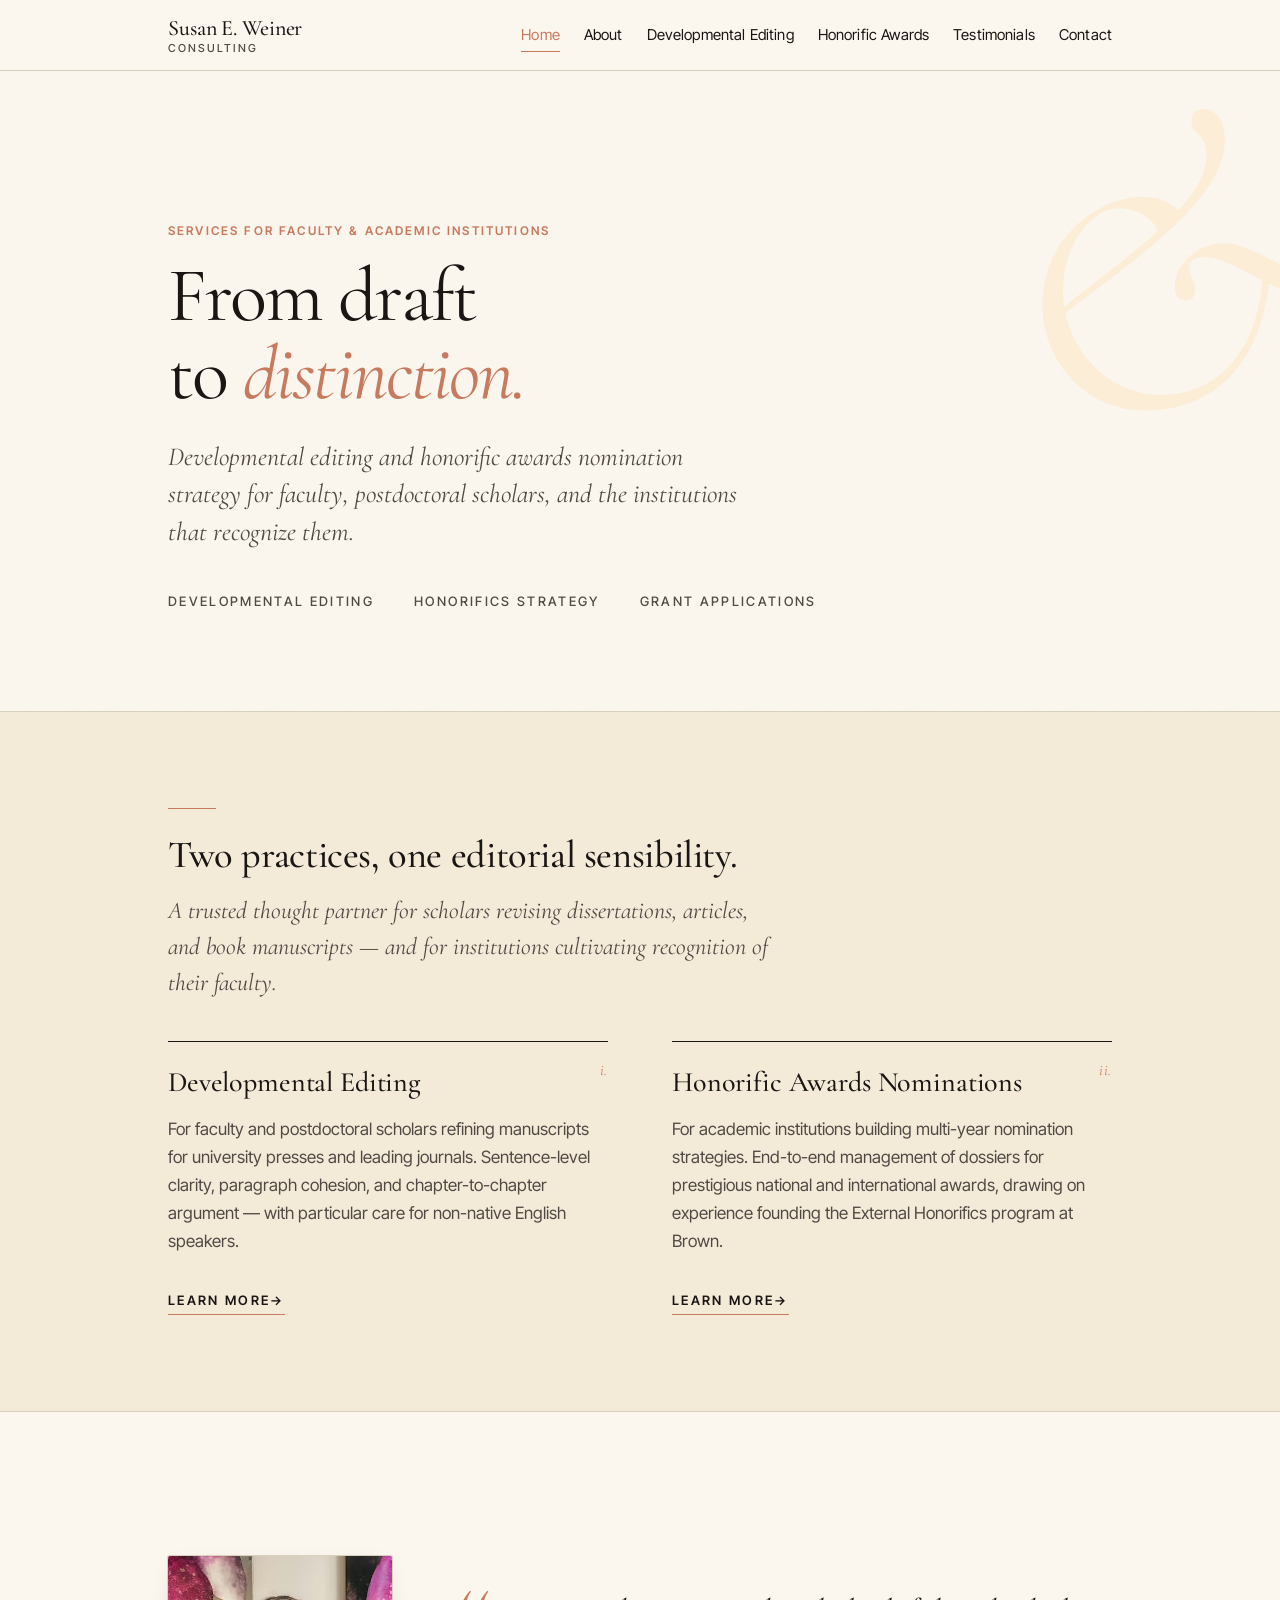
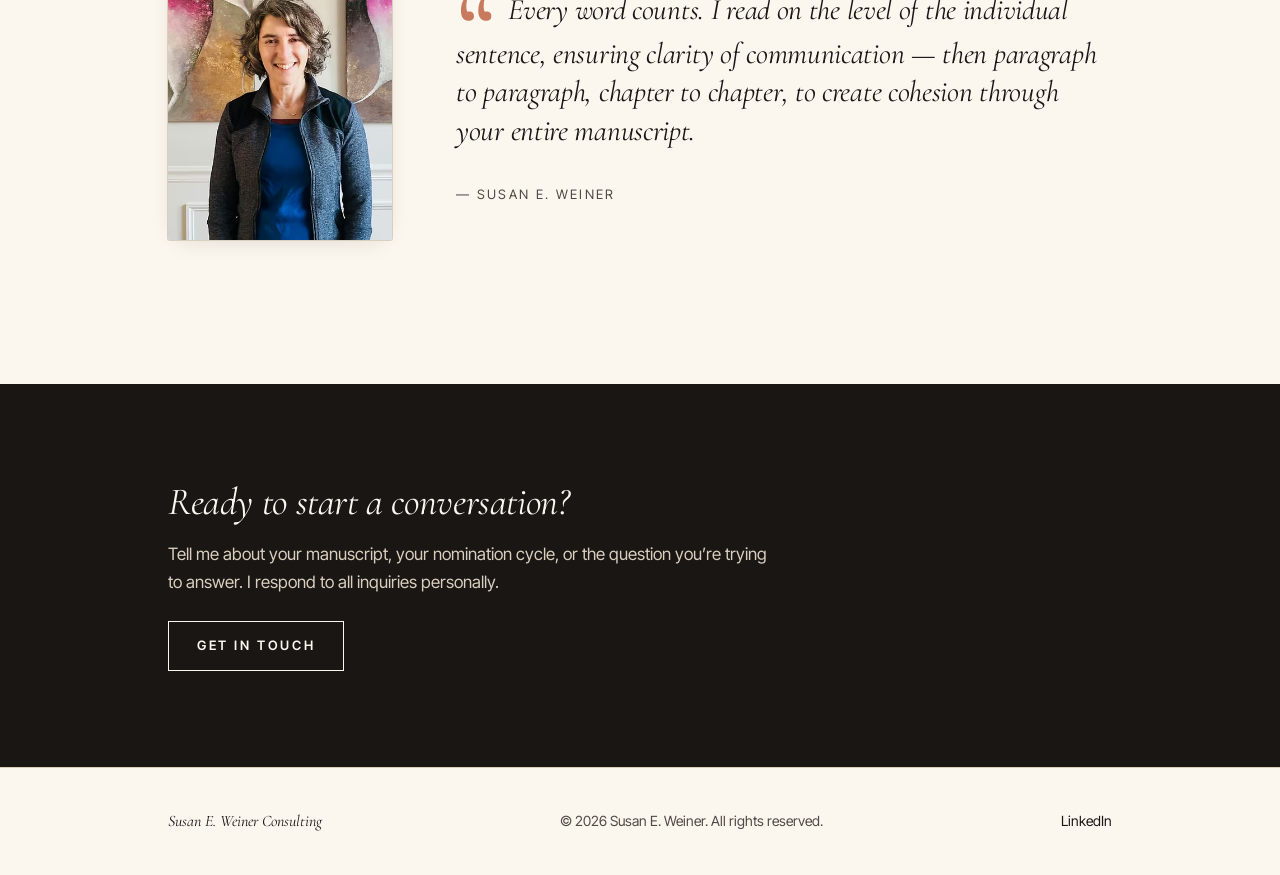
<file: index.html>
<!DOCTYPE html>
<html lang="en">
<head>
  <meta charset="UTF-8" />
  <meta name="viewport" content="width=device-width, initial-scale=1" />
  <title>Susan E. Weiner Consulting — Developmental Editing & Honorifics Strategy</title>
  <meta name="description" content="Developmental editing and honorific awards nomination strategy for faculty, postdoctoral scholars, and academic institutions. From draft to distinction." />
  <meta name="author" content="Susan E. Weiner" />
  <meta property="og:type" content="website" />
  <meta property="og:title" content="Susan E. Weiner Consulting — Developmental Editing & Honorifics Strategy" />
  <meta property="og:description" content="Developmental editing and honorific awards nomination strategy for faculty, postdoctoral scholars, and academic institutions. From draft to distinction." />
  <meta property="og:url" content="https://www.susaneweiner.com/" />
  <meta property="og:site_name" content="Susan E. Weiner Consulting" />
  <link rel="canonical" href="https://www.susaneweiner.com/" />
  <link rel="icon" type="image/svg+xml" href="/images/favicon.svg" />
  <link rel="preconnect" href="https://fonts.googleapis.com" />
  <link rel="preconnect" href="https://fonts.gstatic.com" crossorigin />
  <link href="https://fonts.googleapis.com/css2?family=Cormorant+Garamond:ital,wght@0,400;0,500;0,600;1,400;1,500&family=Inter+Tight:wght@400;500;600&display=swap" rel="stylesheet" />
  <link rel="stylesheet" href="/css/style.css" />
</head>
<body>

<header class="site-header">
  <div class="site-header__inner">
    <a href="/" class="brand">
      Susan E. Weiner
      <small>Consulting</small>
    </a>
    <button class="menu-toggle" aria-controls="primary-nav" aria-expanded="false">Menu</button>
    <nav class="nav" id="primary-nav" aria-label="Primary">
      <a href="/">Home</a>
      <a href="/about.html">About</a>
      <a href="/developmental-editing.html">Developmental Editing</a>
      <a href="/honorific-awards.html">Honorific Awards</a>
      <a href="/projects.html">Testimonials</a>
      <a href="/contact.html">Contact</a>
    </nav>
  </div>
</header>

<main>

  <section class="hero">
    <span class="ornament ornament--hero" aria-hidden="true">&amp;</span>
    <div class="container">
      <p class="eyebrow reveal reveal-1">Services for faculty &amp; academic institutions</p>
      <h1 class="hero__name reveal reveal-2">From draft<br/>to <em>distinction.</em></h1>
      <p class="hero__tagline reveal reveal-3">
        Developmental editing and honorific awards nomination strategy for faculty,
        postdoctoral scholars, and the institutions that recognize them.
      </p>
      <div class="hero__meta reveal reveal-4">
        <a href="/developmental-editing.html">Developmental Editing</a>
        <a href="/honorific-awards.html">Honorifics Strategy</a>
        <a href="/developmental-editing.html#grants">Grant Applications</a>
      </div>
    </div>
  </section>

  <section class="services">
    <div class="container">
      <hr class="rule" />
      <h2>Two practices, one editorial sensibility.</h2>
      <p class="lede">
        A trusted thought partner for scholars revising dissertations, articles, and book
        manuscripts &mdash; and for institutions cultivating recognition of their faculty.
      </p>

      <div class="service-grid">
        <article class="service">
          <span class="service__num">i.</span>
          <h3>Developmental Editing</h3>
          <p>
            For faculty and postdoctoral scholars refining manuscripts for university presses
            and leading journals. Sentence-level clarity, paragraph cohesion, and
            chapter-to-chapter argument &mdash; with particular care for non-native English speakers.
          </p>
          <a class="service__link" href="/developmental-editing.html">Learn more</a>
        </article>

        <article class="service">
          <span class="service__num">ii.</span>
          <h3>Honorific Awards Nominations</h3>
          <p>
            For academic institutions building multi-year nomination strategies. End-to-end
            management of dossiers for prestigious national and international awards, drawing
            on experience founding the External Honorifics program at Brown.
          </p>
          <a class="service__link" href="/honorific-awards.html">Learn more</a>
        </article>
      </div>
    </div>
  </section>

  <section class="statement">
    <div class="container">
      <div class="statement__inner">
        <picture class="statement__portrait">
          <source
            type="image/avif"
            srcset="/images/susan-400.avif 400w, /images/susan-462.avif 462w"
            sizes="(max-width: 640px) 60vw, 220px">
          <img
            src="/images/susan-462.jpg"
            srcset="/images/susan-400.jpg 400w, /images/susan-462.jpg 462w"
            sizes="(max-width: 640px) 60vw, 220px"
            width="462" height="587"
            alt="Portrait of Susan E. Weiner"
            loading="lazy"
            decoding="async">
        </picture>
        <div>
          <p class="statement__text">
            Every word counts. I read on the level of the individual sentence,
            ensuring clarity of communication &mdash; then paragraph to paragraph,
            chapter to chapter, to create cohesion through your entire manuscript.
          </p>
          <span class="statement__cite">&mdash; Susan E. Weiner</span>
        </div>
      </div>
    </div>
  </section>

  <section class="cta">
    <div class="container">
      <h2>Ready to start a conversation?</h2>
      <p>
        Tell me about your manuscript, your nomination cycle, or the question you&rsquo;re
        trying to answer. I respond to all inquiries personally.
      </p>
      <a href="/contact.html" class="btn">Get in touch</a>
    </div>
  </section>

</main>

<footer class="site-footer">
  <div class="container">
    <div class="site-footer__inner">
      <span class="site-footer__name">Susan E. Weiner Consulting</span>
      <span>&copy; <span id="year">2026</span> Susan E. Weiner. All rights reserved.</span>
      <a href="https://www.linkedin.com/in/seweiner/" rel="noopener">LinkedIn</a>
    </div>
  </div>
</footer>

<script src="/js/main.js" defer></script>
<script>document.getElementById('year').textContent = new Date().getFullYear();</script>
</body>
</html>
</file>
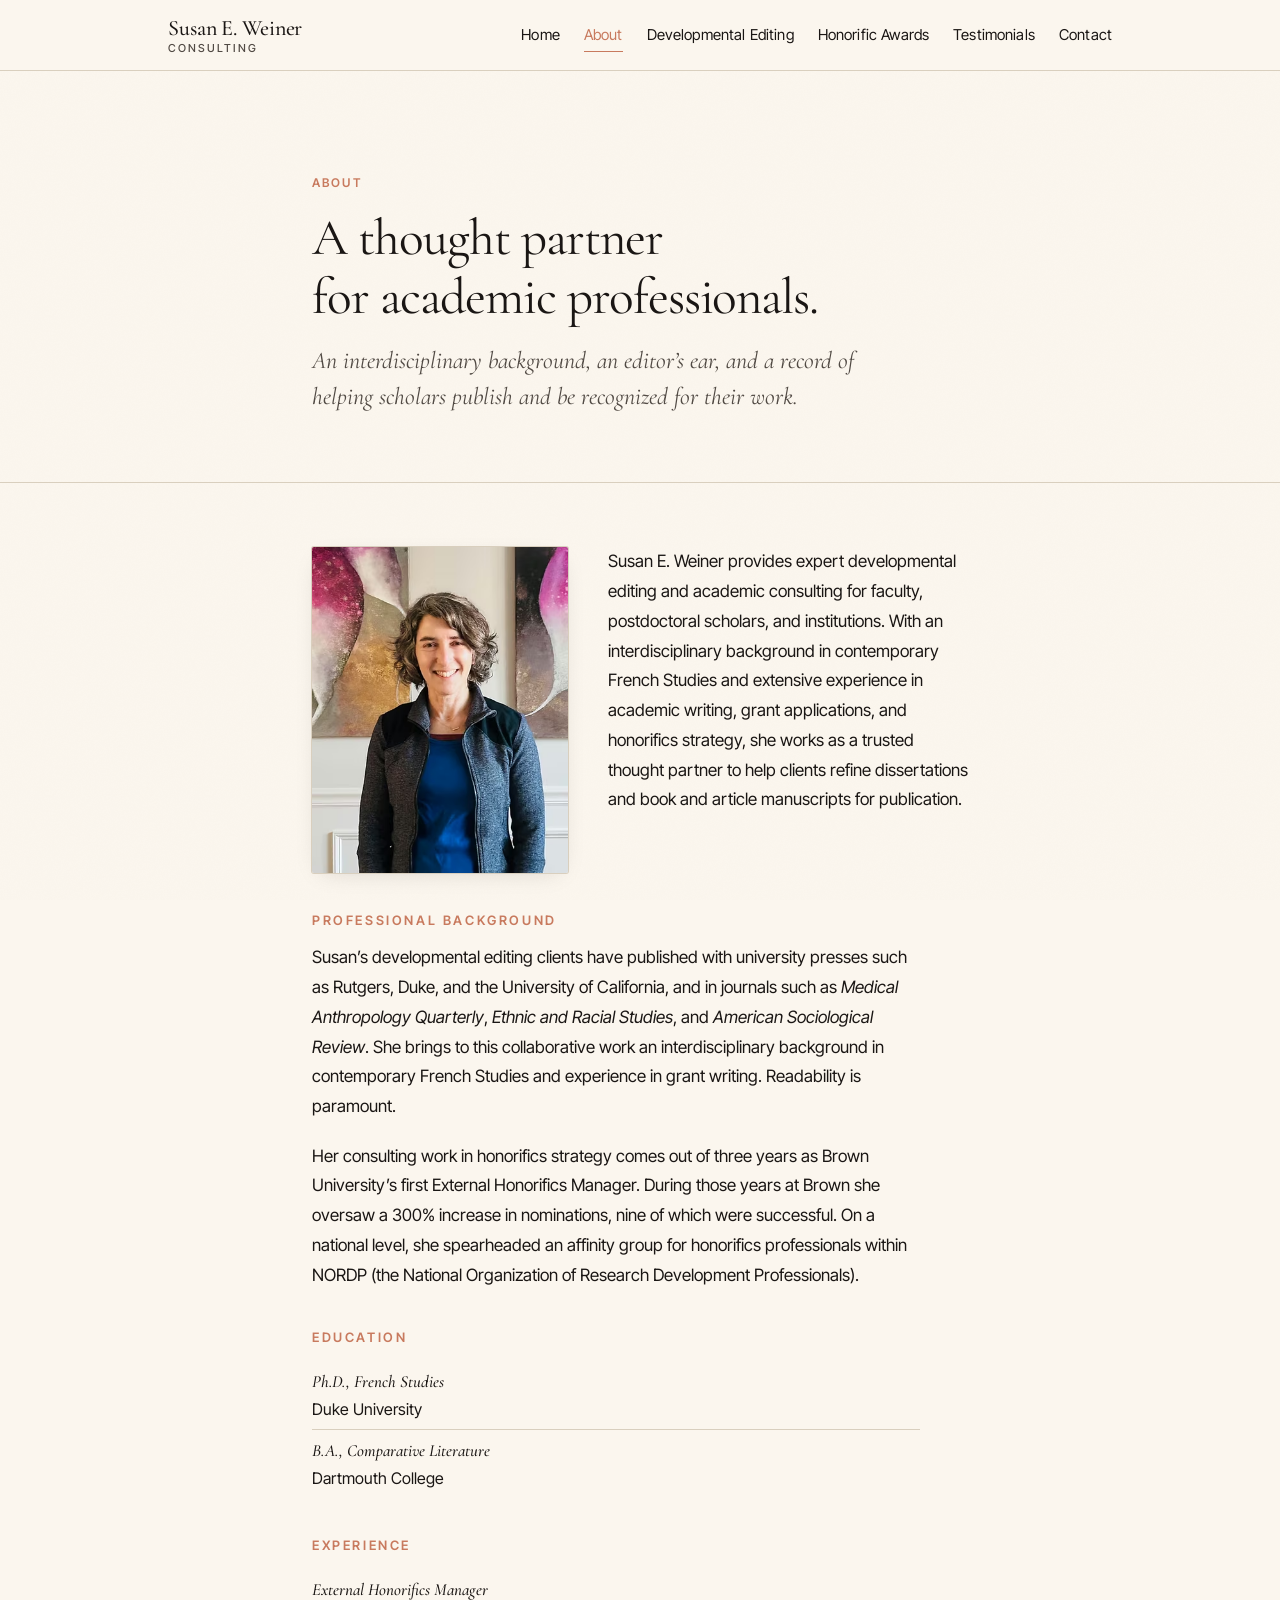
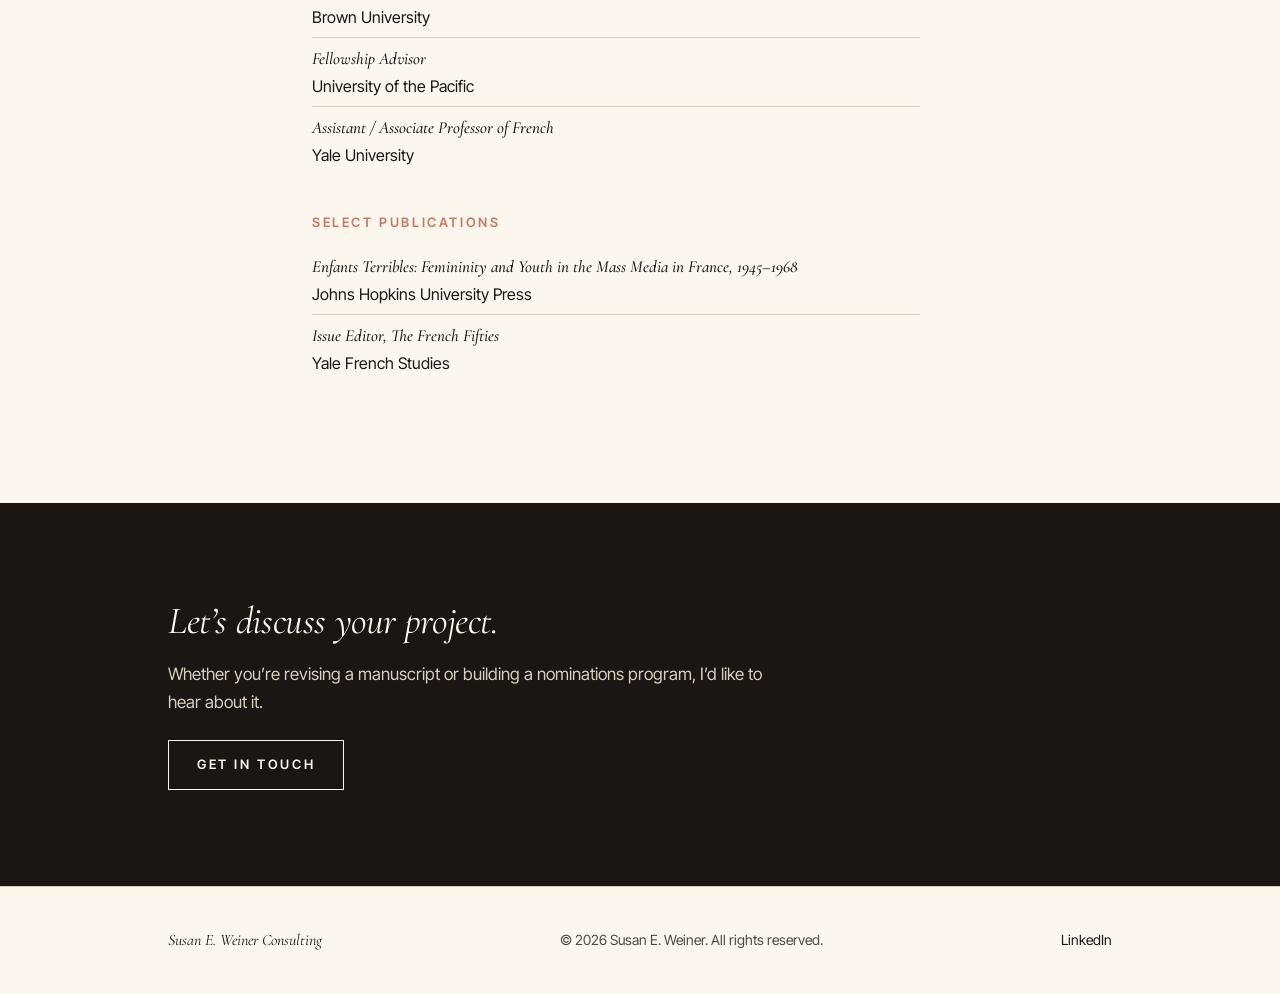
<file: about.html>
<!DOCTYPE html>
<html lang="en">
<head>
  <meta charset="UTF-8" />
  <meta name="viewport" content="width=device-width, initial-scale=1" />
  <title>About — Susan E. Weiner Consulting</title>
  <meta name="description" content="Susan E. Weiner: developmental editor and honorifics strategist. PhD French Studies (Duke), former Yale faculty, founder of Brown University's External Honorifics program." />
  <meta name="author" content="Susan E. Weiner" />
  <meta property="og:type" content="website" />
  <meta property="og:title" content="About — Susan E. Weiner Consulting" />
  <meta property="og:description" content="Susan E. Weiner: developmental editor and honorifics strategist. PhD French Studies (Duke), former Yale faculty, founder of Brown University's External Honorifics program." />
  <meta property="og:url" content="https://www.susaneweiner.com/about.html" />
  <meta property="og:site_name" content="Susan E. Weiner Consulting" />
  <link rel="canonical" href="https://www.susaneweiner.com/about.html" />
  <link rel="icon" type="image/svg+xml" href="/images/favicon.svg" />
  <link rel="preconnect" href="https://fonts.googleapis.com" />
  <link rel="preconnect" href="https://fonts.gstatic.com" crossorigin />
  <link href="https://fonts.googleapis.com/css2?family=Cormorant+Garamond:ital,wght@0,400;0,500;0,600;1,400;1,500&family=Inter+Tight:wght@400;500;600&display=swap" rel="stylesheet" />
  <link rel="stylesheet" href="/css/style.css" />
</head>
<body>

<header class="site-header">
  <div class="site-header__inner">
    <a href="/" class="brand">
      Susan E. Weiner
      <small>Consulting</small>
    </a>
    <button class="menu-toggle" aria-controls="primary-nav" aria-expanded="false">Menu</button>
    <nav class="nav" id="primary-nav" aria-label="Primary">
      <a href="/">Home</a>
      <a href="/about.html">About</a>
      <a href="/developmental-editing.html">Developmental Editing</a>
      <a href="/honorific-awards.html">Honorific Awards</a>
      <a href="/projects.html">Testimonials</a>
      <a href="/contact.html">Contact</a>
    </nav>
  </div>
</header>

<main>

  <section class="page-header">
    <div class="container container--narrow">
      <p class="eyebrow">About</p>
      <h1>A thought partner<br/>for academic professionals.</h1>
      <p class="lede">
        An interdisciplinary background, an editor&rsquo;s ear, and a record of helping scholars
        publish and be recognized for their work.
      </p>
    </div>
  </section>

  <section class="prose">
    <div class="container container--narrow">

      <div class="portrait-block">
        <picture class="portrait">
          <source
            type="image/avif"
            srcset="/images/susan-400.avif 400w, /images/susan-462.avif 462w"
            sizes="(max-width: 640px) 70vw, 280px">
          <img
            src="/images/susan-462.jpg"
            srcset="/images/susan-400.jpg 400w, /images/susan-462.jpg 462w"
            sizes="(max-width: 640px) 70vw, 280px"
            width="462" height="587"
            alt="Portrait of Susan E. Weiner"
            loading="lazy"
            decoding="async">
        </picture>

        <div class="portrait-block__text">
          <p>
            Susan E. Weiner provides expert developmental editing and academic consulting for
            faculty, postdoctoral scholars, and institutions. With an interdisciplinary
            background in contemporary French Studies and extensive experience in academic
            writing, grant applications, and honorifics strategy, she works as a trusted
            thought partner to help clients refine dissertations and book and article
            manuscripts for publication.
          </p>
        </div>
      </div>

      <h2>Professional Background</h2>
      <p>
        Susan&rsquo;s developmental editing clients have published with university presses
        such as Rutgers, Duke, and the University of California, and in journals such as
        <em>Medical Anthropology Quarterly</em>, <em>Ethnic and Racial Studies</em>, and
        <em>American Sociological Review</em>. She brings to this collaborative work an
        interdisciplinary background in contemporary French Studies and experience in
        grant writing. Readability is paramount.
      </p>
      <p>
        Her consulting work in honorifics strategy comes out of three years as Brown
        University&rsquo;s first External Honorifics Manager. During those years at Brown
        she oversaw a 300% increase in nominations, nine of which were successful. On a
        national level, she spearheaded an affinity group for honorifics professionals
        within NORDP (the National Organization of Research Development Professionals).
      </p>

      <h2>Education</h2>
      <ul>
        <li><strong>Ph.D., French Studies</strong>Duke University</li>
        <li><strong>B.A., Comparative Literature</strong>Dartmouth College</li>
      </ul>

      <h2>Experience</h2>
      <ul>
        <li><strong>External Honorifics Manager</strong>Brown University</li>
        <li><strong>Fellowship Advisor</strong>University of the Pacific</li>
        <li><strong>Assistant / Associate Professor of French</strong>Yale University</li>
      </ul>

      <h2>Select Publications</h2>
      <ul>
        <li><strong><em>Enfants Terribles: Femininity and Youth in the Mass Media in France, 1945&ndash;1968</em></strong>Johns Hopkins University Press</li>
        <li><strong>Issue Editor, <em>The French Fifties</em></strong>Yale French Studies</li>
      </ul>

    </div>
  </section>

  <section class="cta">
    <div class="container">
      <h2>Let&rsquo;s discuss your project.</h2>
      <p>Whether you&rsquo;re revising a manuscript or building a nominations program, I&rsquo;d like to hear about it.</p>
      <a href="/contact.html" class="btn">Get in touch</a>
    </div>
  </section>

</main>

<footer class="site-footer">
  <div class="container">
    <div class="site-footer__inner">
      <span class="site-footer__name">Susan E. Weiner Consulting</span>
      <span>&copy; <span id="year">2026</span> Susan E. Weiner. All rights reserved.</span>
      <a href="https://www.linkedin.com/in/seweiner/" rel="noopener">LinkedIn</a>
    </div>
  </div>
</footer>

<script src="/js/main.js" defer></script>
<script>document.getElementById('year').textContent = new Date().getFullYear();</script>
</body>
</html>
</file>
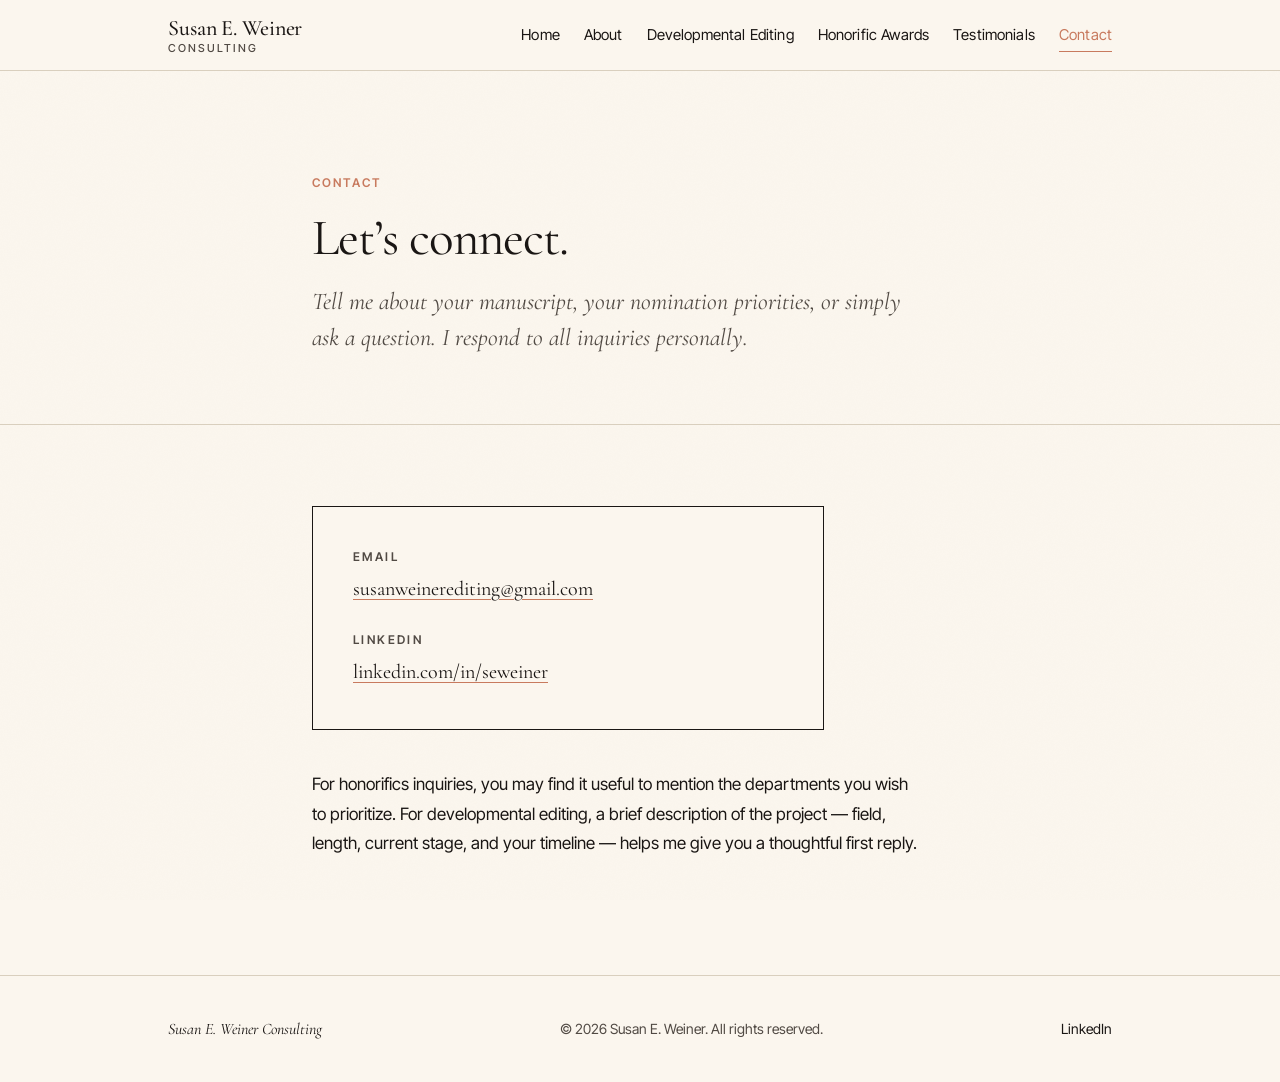
<file: contact.html>
<!DOCTYPE html>
<html lang="en">
<head>
  <meta charset="UTF-8" />
  <meta name="viewport" content="width=device-width, initial-scale=1" />
  <title>Contact — Susan E. Weiner Consulting</title>
  <meta name="description" content="Contact Susan E. Weiner for developmental editing or honorific awards nomination strategy." />
  <meta name="author" content="Susan E. Weiner" />
  <meta property="og:type" content="website" />
  <meta property="og:title" content="Contact — Susan E. Weiner Consulting" />
  <meta property="og:description" content="Contact Susan E. Weiner for developmental editing or honorific awards nomination strategy." />
  <meta property="og:url" content="https://www.susaneweiner.com/contact.html" />
  <meta property="og:site_name" content="Susan E. Weiner Consulting" />
  <link rel="canonical" href="https://www.susaneweiner.com/contact.html" />
  <link rel="icon" type="image/svg+xml" href="/images/favicon.svg" />
  <link rel="preconnect" href="https://fonts.googleapis.com" />
  <link rel="preconnect" href="https://fonts.gstatic.com" crossorigin />
  <link href="https://fonts.googleapis.com/css2?family=Cormorant+Garamond:ital,wght@0,400;0,500;0,600;1,400;1,500&family=Inter+Tight:wght@400;500;600&display=swap" rel="stylesheet" />
  <link rel="stylesheet" href="/css/style.css" />
</head>
<body>

<header class="site-header">
  <div class="site-header__inner">
    <a href="/" class="brand">
      Susan E. Weiner
      <small>Consulting</small>
    </a>
    <button class="menu-toggle" aria-controls="primary-nav" aria-expanded="false">Menu</button>
    <nav class="nav" id="primary-nav" aria-label="Primary">
      <a href="/">Home</a>
      <a href="/about.html">About</a>
      <a href="/developmental-editing.html">Developmental Editing</a>
      <a href="/honorific-awards.html">Honorific Awards</a>
      <a href="/projects.html">Testimonials</a>
      <a href="/contact.html">Contact</a>
    </nav>
  </div>
</header>

<main>

  <section class="page-header">
    <div class="container container--narrow">
      <p class="eyebrow">Contact</p>
      <h1>Let&rsquo;s connect.</h1>
      <p class="lede">
        Tell me about your manuscript, your nomination priorities, or simply ask a question.
        I respond to all inquiries personally.
      </p>
    </div>
  </section>

  <section class="prose">
    <div class="container container--narrow">

      <dl class="contact-card">
        <dt>Email</dt>
        <dd>
          <a href="mailto:susanweinerediting@gmail.com">susanweinerediting@gmail.com</a>
        </dd>

        <dt>LinkedIn</dt>
        <dd>
          <a href="https://www.linkedin.com/in/seweiner/" rel="noopener">linkedin.com/in/seweiner</a>
        </dd>
      </dl>

      <p style="margin-top: 2.5rem;">
        For honorifics inquiries, you may find it useful to mention the departments you wish to prioritize.
        For developmental editing, a brief description
        of the project &mdash; field, length, current stage, and your timeline &mdash; helps
        me give you a thoughtful first reply.
      </p>

    </div>
  </section>

</main>

<footer class="site-footer">
  <div class="container">
    <div class="site-footer__inner">
      <span class="site-footer__name">Susan E. Weiner Consulting</span>
      <span>&copy; <span id="year">2026</span> Susan E. Weiner. All rights reserved.</span>
      <a href="https://www.linkedin.com/in/seweiner/" rel="noopener">LinkedIn</a>
    </div>
  </div>
</footer>

<script src="/js/main.js" defer></script>
<script>document.getElementById('year').textContent = new Date().getFullYear();</script>
</body>
</html>
</file>
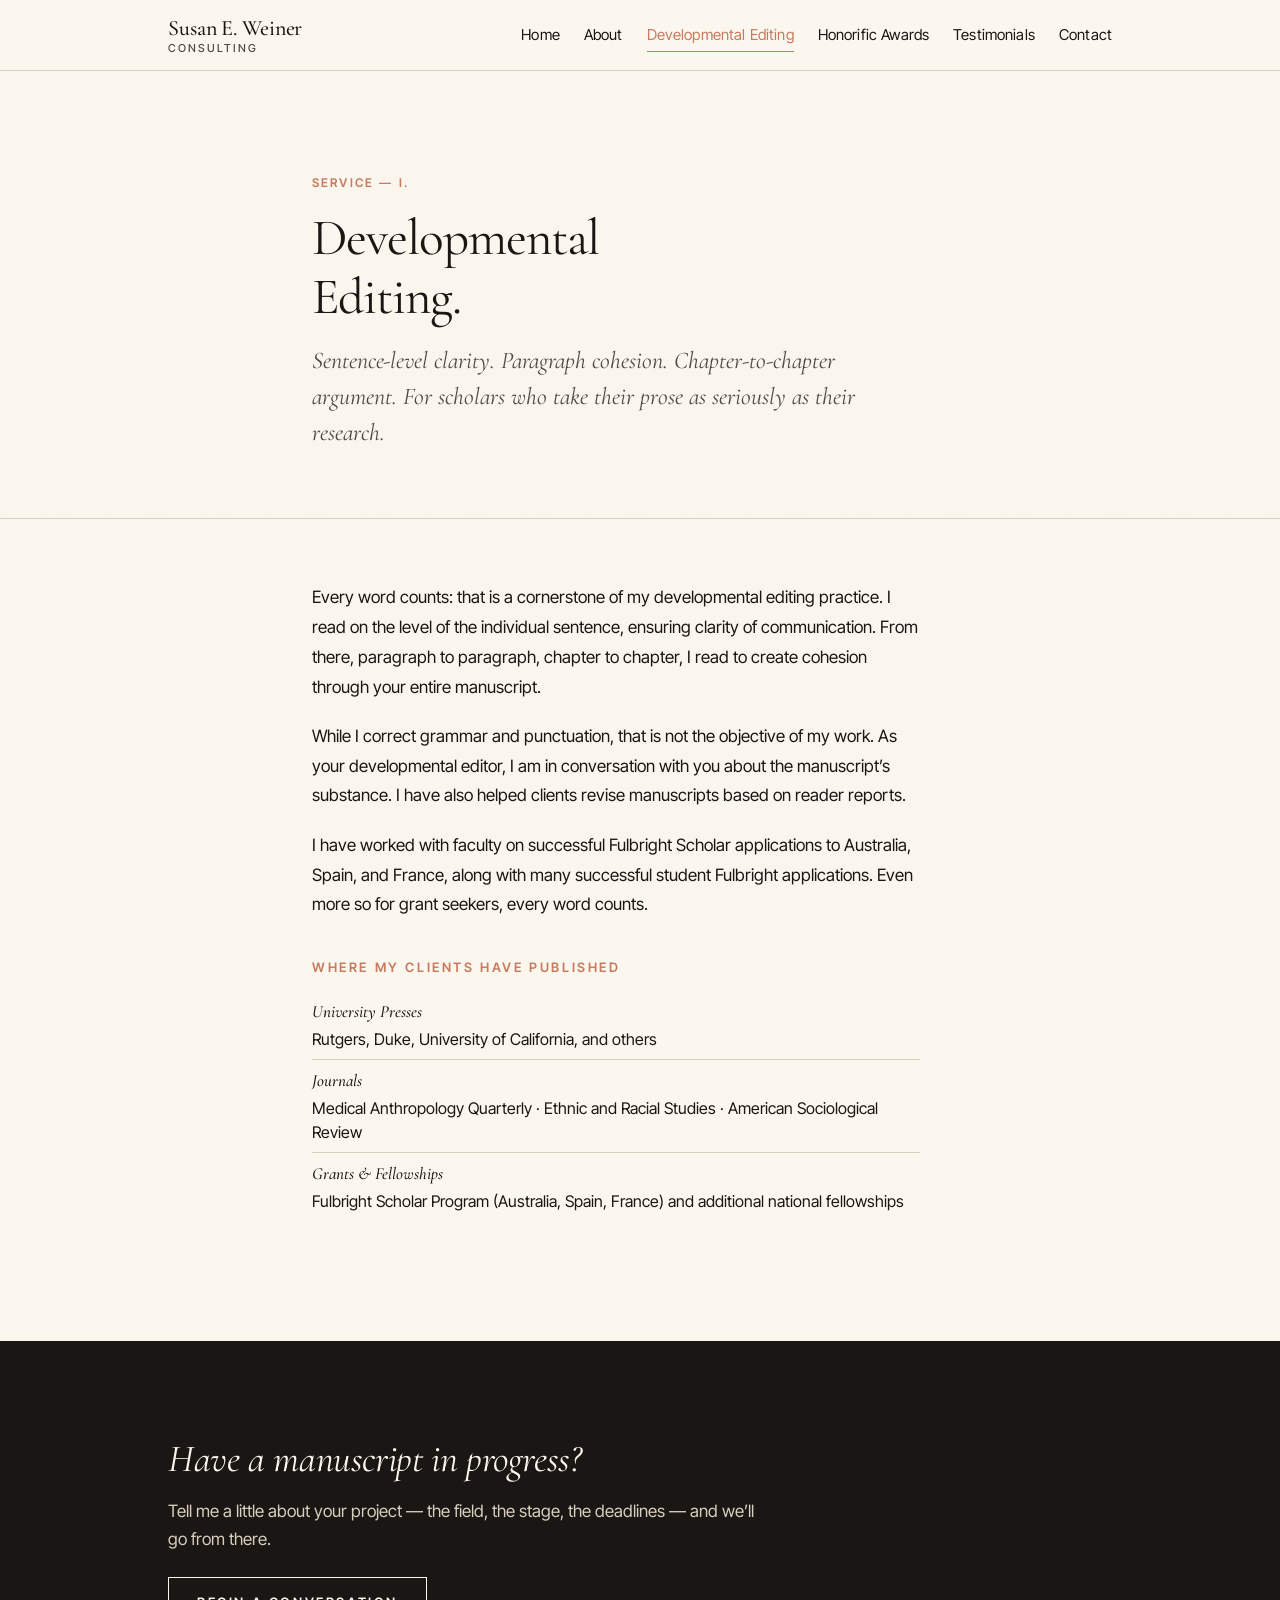
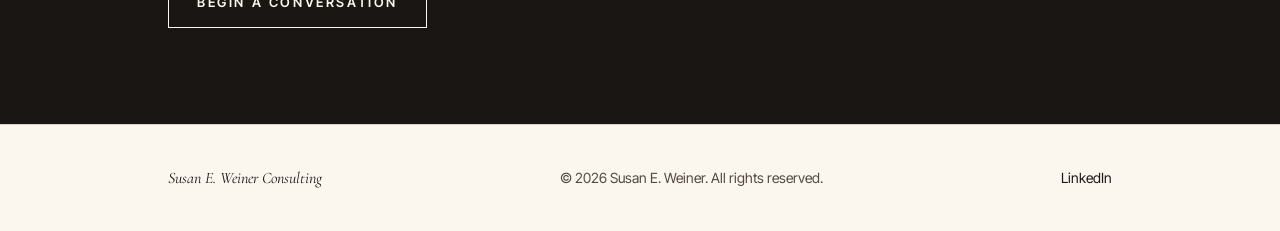
<file: developmental-editing.html>
<!DOCTYPE html>
<html lang="en">
<head>
  <meta charset="UTF-8" />
  <meta name="viewport" content="width=device-width, initial-scale=1" />
  <title>Developmental Editing — Susan E. Weiner Consulting</title>
  <meta name="description" content="Developmental editing for academic manuscripts, dissertations, and grant applications. Sentence-level clarity through chapter-level cohesion." />
  <meta name="author" content="Susan E. Weiner" />
  <meta property="og:type" content="website" />
  <meta property="og:title" content="Developmental Editing — Susan E. Weiner Consulting" />
  <meta property="og:description" content="Developmental editing for academic manuscripts, dissertations, and grant applications. Sentence-level clarity through chapter-level cohesion." />
  <meta property="og:url" content="https://www.susaneweiner.com/developmental-editing.html" />
  <meta property="og:site_name" content="Susan E. Weiner Consulting" />
  <link rel="canonical" href="https://www.susaneweiner.com/developmental-editing.html" />
  <link rel="icon" type="image/svg+xml" href="/images/favicon.svg" />
  <link rel="preconnect" href="https://fonts.googleapis.com" />
  <link rel="preconnect" href="https://fonts.gstatic.com" crossorigin />
  <link href="https://fonts.googleapis.com/css2?family=Cormorant+Garamond:ital,wght@0,400;0,500;0,600;1,400;1,500&family=Inter+Tight:wght@400;500;600&display=swap" rel="stylesheet" />
  <link rel="stylesheet" href="/css/style.css" />
</head>
<body>

<header class="site-header">
  <div class="site-header__inner">
    <a href="/" class="brand">
      Susan E. Weiner
      <small>Consulting</small>
    </a>
    <button class="menu-toggle" aria-controls="primary-nav" aria-expanded="false">Menu</button>
    <nav class="nav" id="primary-nav" aria-label="Primary">
      <a href="/">Home</a>
      <a href="/about.html">About</a>
      <a href="/developmental-editing.html">Developmental Editing</a>
      <a href="/honorific-awards.html">Honorific Awards</a>
      <a href="/projects.html">Testimonials</a>
      <a href="/contact.html">Contact</a>
    </nav>
  </div>
</header>

<main>

  <section class="page-header">
    <div class="container container--narrow">
      <p class="eyebrow">Service &mdash; i.</p>
      <h1>Developmental<br/>Editing.</h1>
      <p class="lede">
        Sentence-level clarity. Paragraph cohesion. Chapter-to-chapter argument.
        For scholars who take their prose as seriously as their research.
      </p>
    </div>
  </section>

  <section class="prose">
    <div class="container container--narrow">

      <p>
        Every word counts: that is a cornerstone of my developmental editing practice.
        I read on the level of the individual sentence, ensuring clarity of communication.
        From there, paragraph to paragraph, chapter to chapter, I read to create cohesion
        through your entire manuscript.
      </p>

      <p>
        While I correct grammar and punctuation, that is not the objective of my work.
        As your developmental editor, I am in conversation with you about the
        manuscript&rsquo;s substance. I have also helped clients revise manuscripts based
        on reader reports.
      </p>

      <p id="grants">
        I have worked with faculty on successful Fulbright Scholar applications to
        Australia, Spain, and France, along with many successful student Fulbright
        applications. Even more so for grant seekers, every word counts.
      </p>

      <h2>Where my clients have published</h2>
      <ul>
        <li><strong>University Presses</strong>Rutgers, Duke, University of California, and others</li>
        <li><strong>Journals</strong>Medical Anthropology Quarterly &middot; Ethnic and Racial Studies &middot; American Sociological Review</li>
        <li><strong>Grants &amp; Fellowships</strong>Fulbright Scholar Program (Australia, Spain, France) and additional national fellowships</li>
      </ul>

    </div>
  </section>

  <section class="cta">
    <div class="container">
      <h2>Have a manuscript in progress?</h2>
      <p>Tell me a little about your project &mdash; the field, the stage, the deadlines &mdash; and we&rsquo;ll go from there.</p>
      <a href="/contact.html" class="btn">Begin a conversation</a>
    </div>
  </section>

</main>

<footer class="site-footer">
  <div class="container">
    <div class="site-footer__inner">
      <span class="site-footer__name">Susan E. Weiner Consulting</span>
      <span>&copy; <span id="year">2026</span> Susan E. Weiner. All rights reserved.</span>
      <a href="https://www.linkedin.com/in/seweiner/" rel="noopener">LinkedIn</a>
    </div>
  </div>
</footer>

<script src="/js/main.js" defer></script>
<script>document.getElementById('year').textContent = new Date().getFullYear();</script>
</body>
</html>
</file>
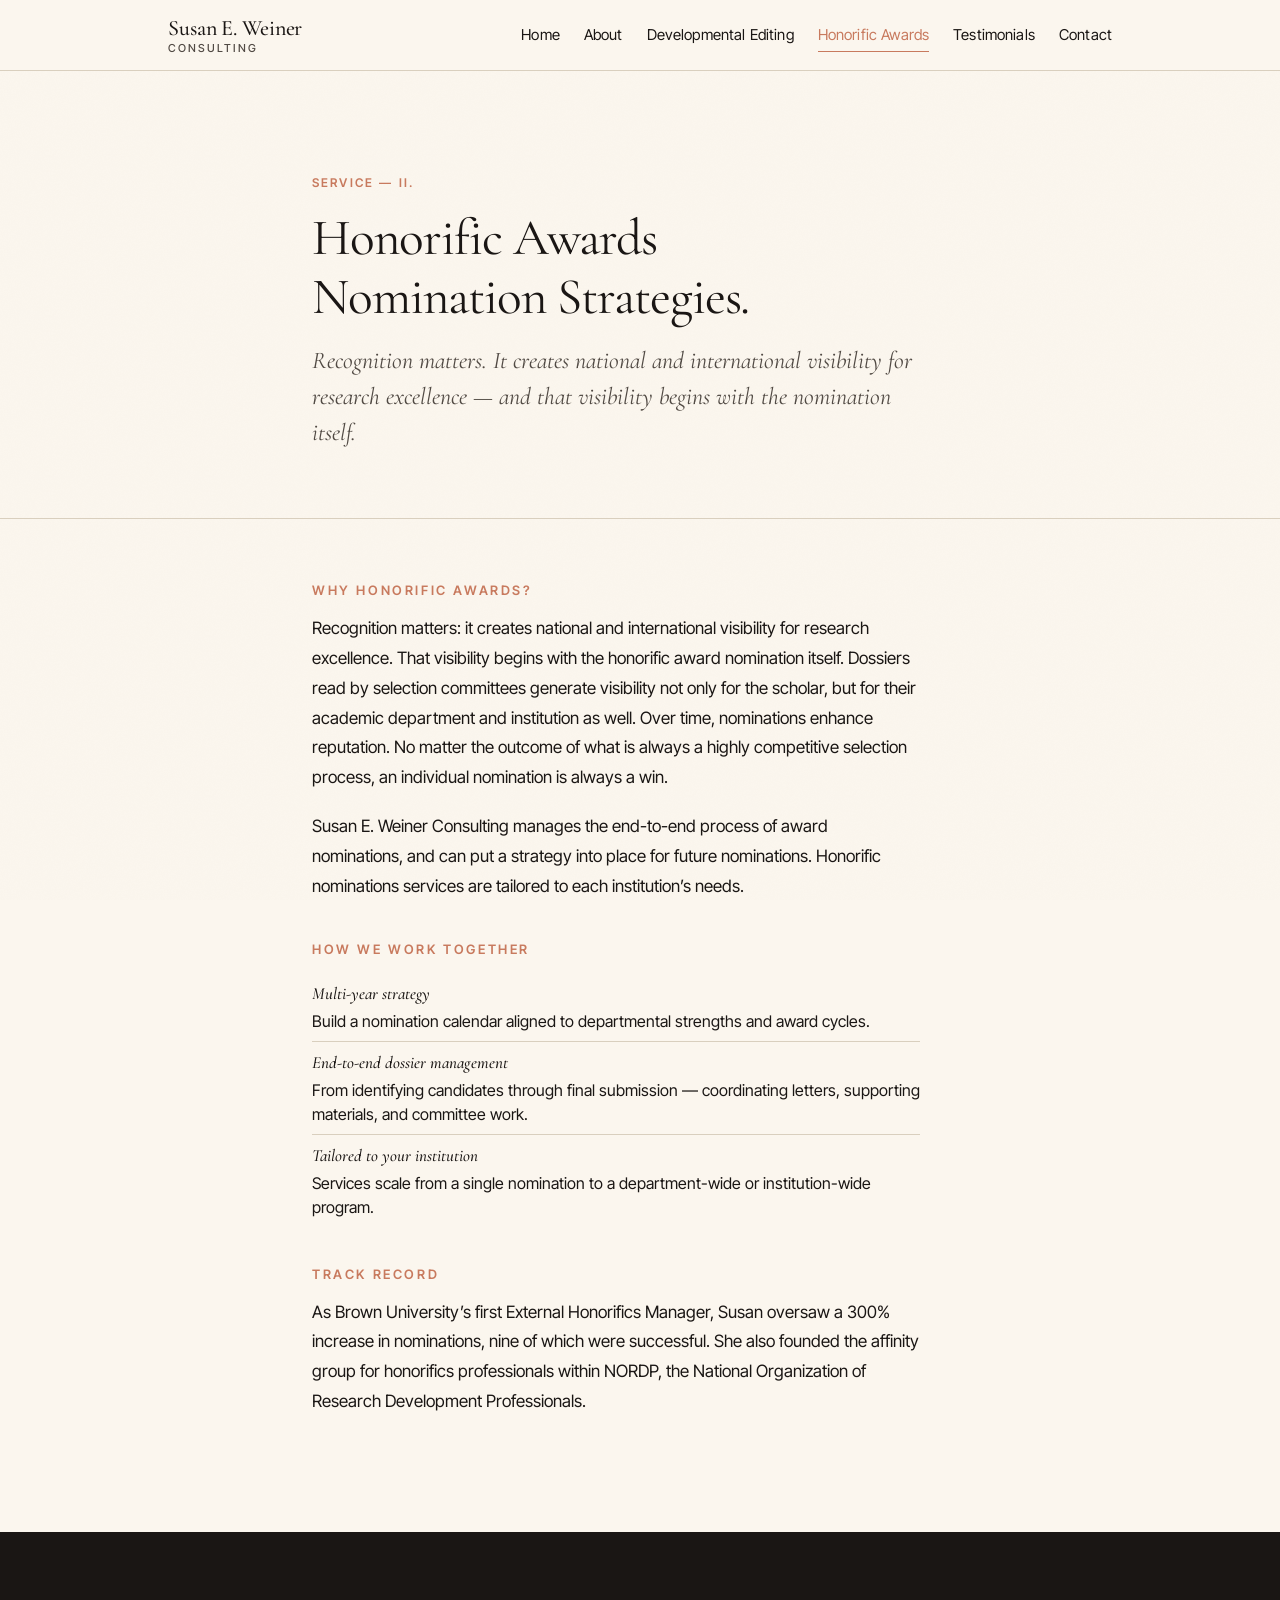
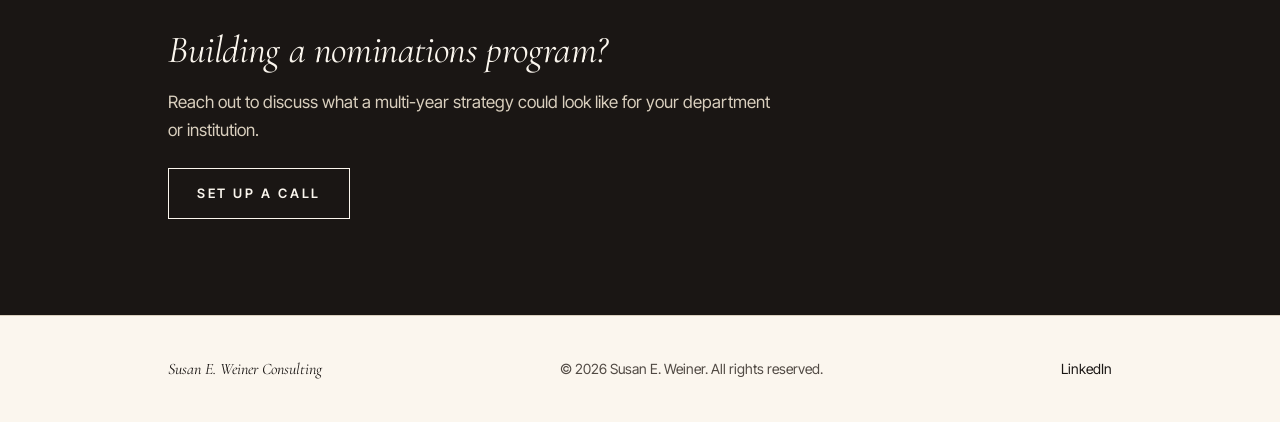
<file: honorific-awards.html>
<!DOCTYPE html>
<html lang="en">
<head>
  <meta charset="UTF-8" />
  <meta name="viewport" content="width=device-width, initial-scale=1" />
  <title>Honorific Awards Nominations — Susan E. Weiner Consulting</title>
  <meta name="description" content="End-to-end management of honorific award nominations for academic institutions. Multi-year nomination strategy." />
  <meta name="author" content="Susan E. Weiner" />
  <meta property="og:type" content="website" />
  <meta property="og:title" content="Honorific Awards Nominations — Susan E. Weiner Consulting" />
  <meta property="og:description" content="End-to-end management of honorific award nominations for academic institutions. Multi-year nomination strategy." />
  <meta property="og:url" content="https://www.susaneweiner.com/honorific-awards.html" />
  <meta property="og:site_name" content="Susan E. Weiner Consulting" />
  <link rel="canonical" href="https://www.susaneweiner.com/honorific-awards.html" />
  <link rel="icon" type="image/svg+xml" href="/images/favicon.svg" />
  <link rel="preconnect" href="https://fonts.googleapis.com" />
  <link rel="preconnect" href="https://fonts.gstatic.com" crossorigin />
  <link href="https://fonts.googleapis.com/css2?family=Cormorant+Garamond:ital,wght@0,400;0,500;0,600;1,400;1,500&family=Inter+Tight:wght@400;500;600&display=swap" rel="stylesheet" />
  <link rel="stylesheet" href="/css/style.css" />
</head>
<body>

<header class="site-header">
  <div class="site-header__inner">
    <a href="/" class="brand">
      Susan E. Weiner
      <small>Consulting</small>
    </a>
    <button class="menu-toggle" aria-controls="primary-nav" aria-expanded="false">Menu</button>
    <nav class="nav" id="primary-nav" aria-label="Primary">
      <a href="/">Home</a>
      <a href="/about.html">About</a>
      <a href="/developmental-editing.html">Developmental Editing</a>
      <a href="/honorific-awards.html">Honorific Awards</a>
      <a href="/projects.html">Testimonials</a>
      <a href="/contact.html">Contact</a>
    </nav>
  </div>
</header>

<main>

  <section class="page-header">
    <div class="container container--narrow">
      <p class="eyebrow">Service &mdash; ii.</p>
      <h1>Honorific Awards<br/>Nomination Strategies.</h1>
      <p class="lede">
        Recognition matters. It creates national and international visibility for
        research excellence &mdash; and that visibility begins with the nomination itself.
      </p>
    </div>
  </section>

  <section class="prose">
    <div class="container container--narrow">

      <h2>Why honorific awards?</h2>

      <p>
        Recognition matters: it creates national and international visibility for research
        excellence. That visibility begins with the honorific award nomination itself.
        Dossiers read by selection committees generate visibility not only for the scholar,
        but for their academic department and institution as well. Over time, nominations
        enhance reputation. No matter the outcome of what is always a highly competitive
        selection process, an individual nomination is always a win.
      </p>

      <p>
        Susan E. Weiner Consulting manages the end-to-end process of award nominations,
        and can put a strategy into place for future nominations. Honorific nominations
        services are tailored to each institution&rsquo;s needs.
      </p>

      <h2>How we work together</h2>
      <ul>
        <li><strong>Multi-year strategy</strong>Build a nomination calendar aligned to departmental strengths and award cycles.</li>
        <li><strong>End-to-end dossier management</strong>From identifying candidates through final submission &mdash; coordinating letters, supporting materials, and committee work.</li>
        <li><strong>Tailored to your institution</strong>Services scale from a single nomination to a department-wide or institution-wide program.</li>
      </ul>

      <h2>Track record</h2>
      <p>
        As Brown University&rsquo;s first External Honorifics Manager, Susan oversaw a 300%
        increase in nominations, nine of which were successful. She also founded the
        affinity group for honorifics professionals within NORDP, the National Organization
        of Research Development Professionals.
      </p>

    </div>
  </section>

  <section class="cta">
    <div class="container">
      <h2>Building a nominations program?</h2>
      <p>Reach out to discuss what a multi-year strategy could look like for your department or institution.</p>
      <a href="mailto:susanweinerediting@gmail.com?subject=Setting%20up%20a%20call%20to%20discuss%20honorifics%20nomination%20strategies" class="btn">Set up a call</a>
    </div>
  </section>

</main>

<footer class="site-footer">
  <div class="container">
    <div class="site-footer__inner">
      <span class="site-footer__name">Susan E. Weiner Consulting</span>
      <span>&copy; <span id="year">2026</span> Susan E. Weiner. All rights reserved.</span>
      <a href="https://www.linkedin.com/in/seweiner/" rel="noopener">LinkedIn</a>
    </div>
  </div>
</footer>

<script src="/js/main.js" defer></script>
<script>document.getElementById('year').textContent = new Date().getFullYear();</script>
</body>
</html>
</file>
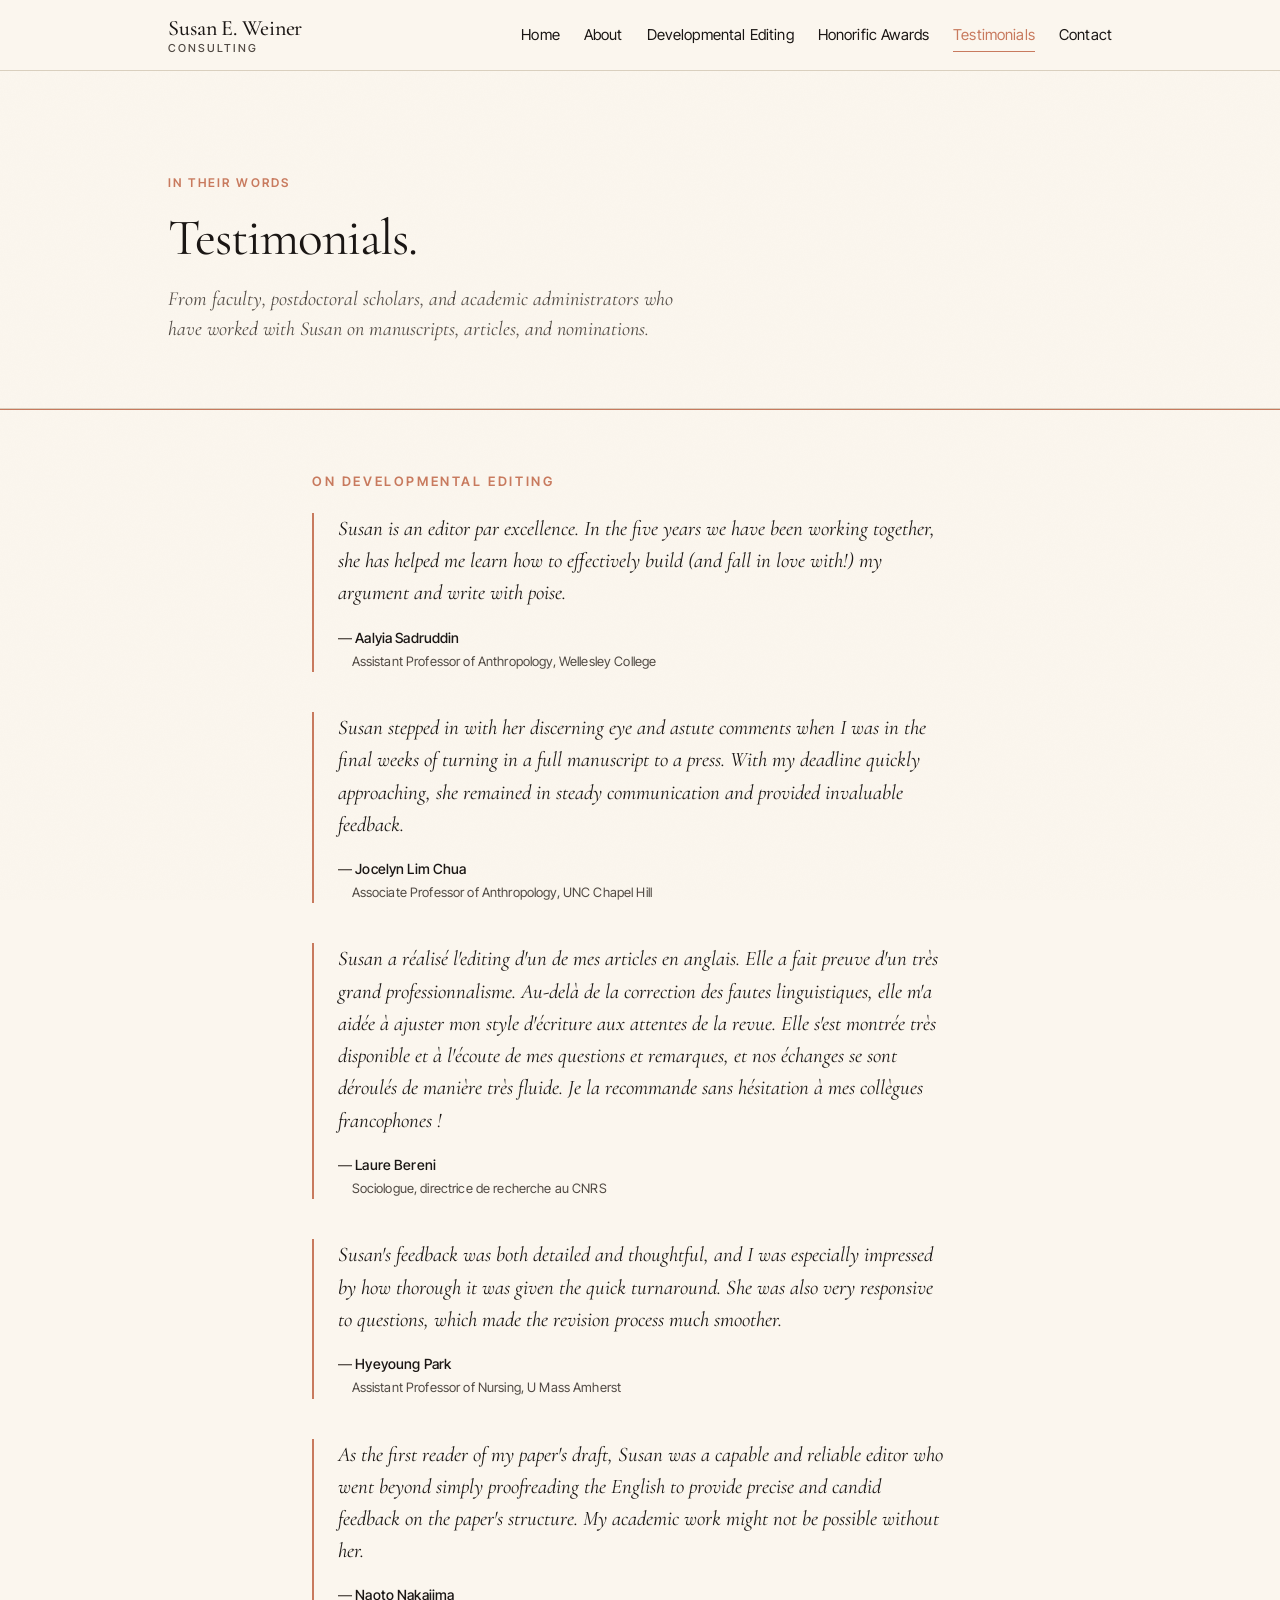
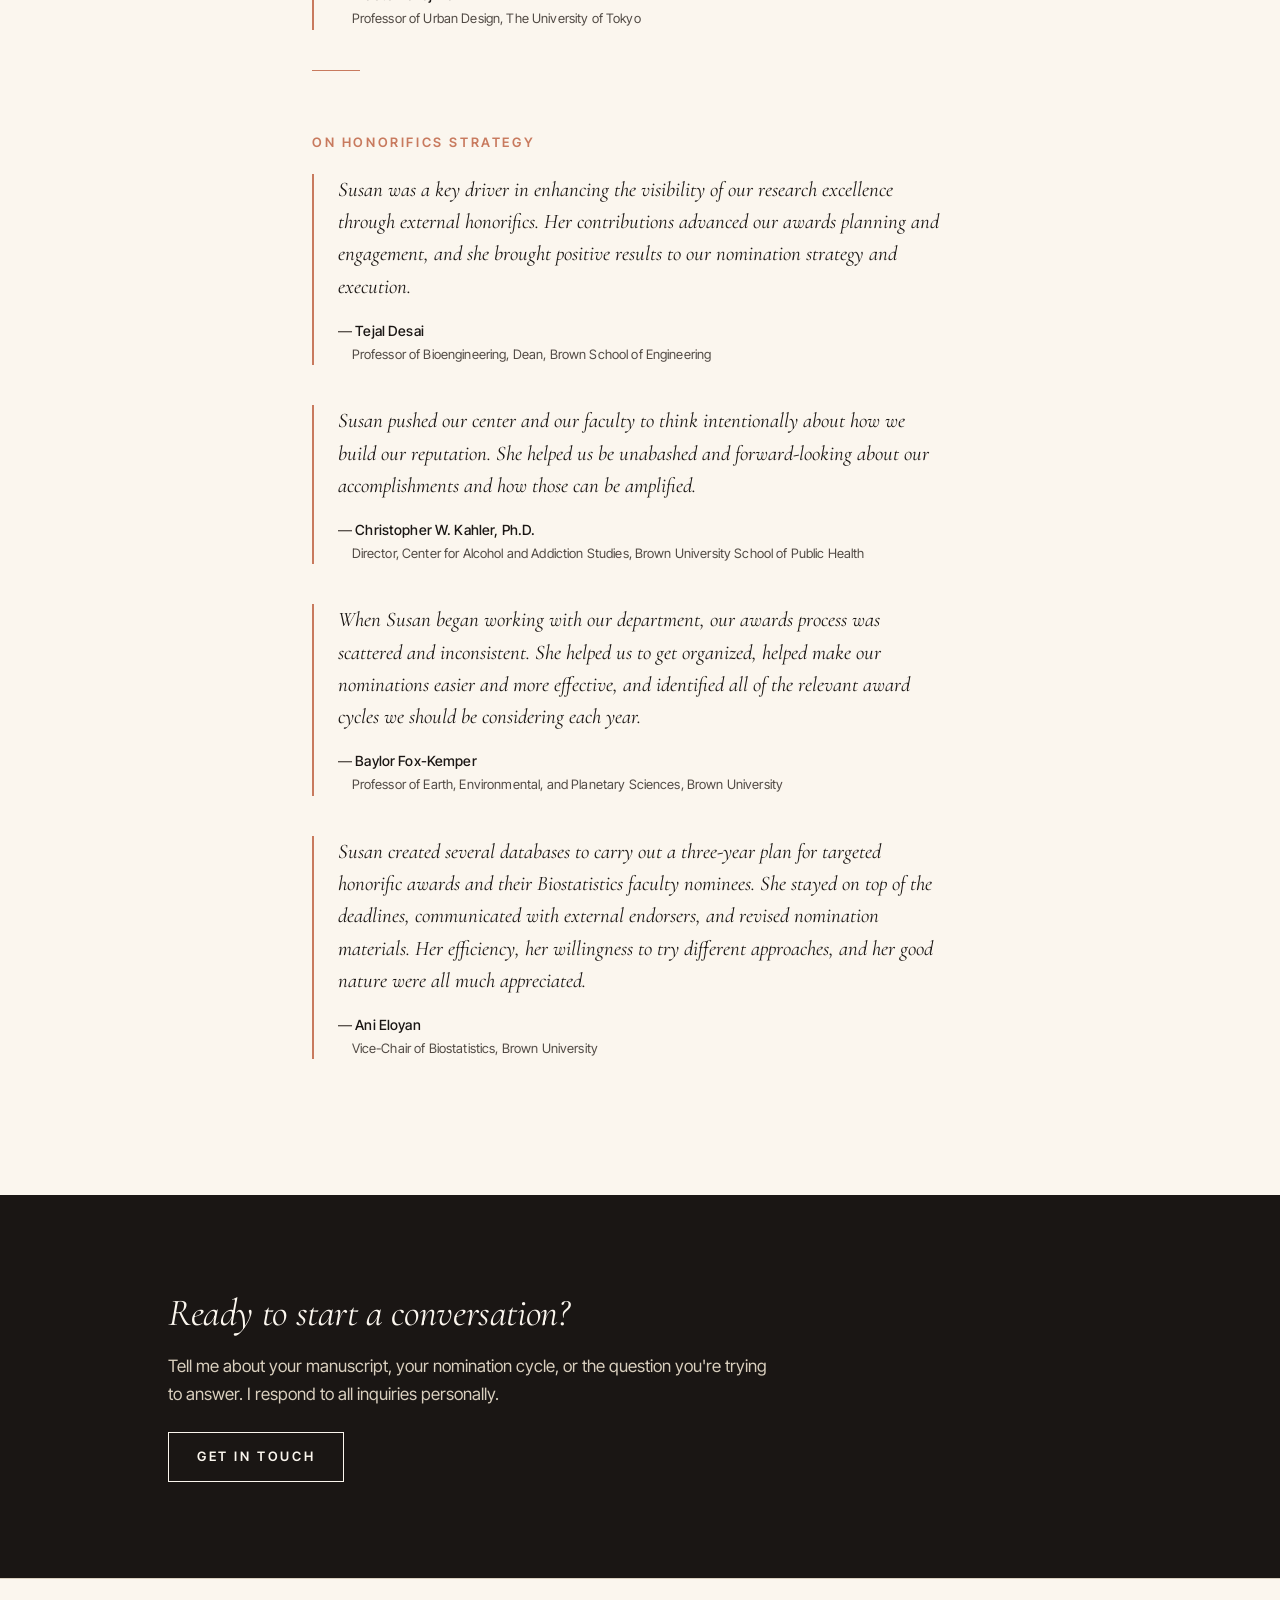
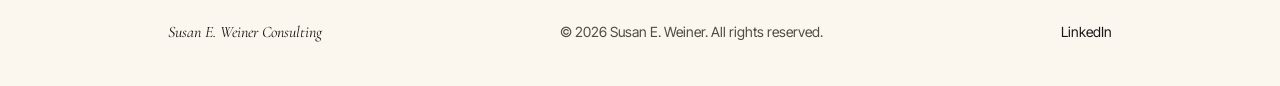
<file: projects.html>
<!DOCTYPE html>
<html lang="en">
<head>
  <meta charset="UTF-8" />
  <meta name="viewport" content="width=device-width, initial-scale=1" />
  <title>Testimonials — Susan E. Weiner Consulting</title>
  <meta name="description" content="What faculty, postdoctoral scholars, and academic administrators have said about working with Susan E. Weiner." />
  <link rel="canonical" href="https://www.susaneweiner.com/projects.html" />
  <link rel="icon" type="image/svg+xml" href="/images/favicon.svg" />
  <link rel="preconnect" href="https://fonts.googleapis.com" />
  <link rel="preconnect" href="https://fonts.gstatic.com" crossorigin />
  <link href="https://fonts.googleapis.com/css2?family=Cormorant+Garamond:ital,wght@0,400;0,500;0,600;1,400;1,500&family=Inter+Tight:wght@400;500;600&display=swap" rel="stylesheet" />
  <link rel="stylesheet" href="/css/style.css" />
</head>
<body>

<header class="site-header">
  <div class="site-header__inner">
    <a href="/" class="brand">
      Susan E. Weiner
      <small>Consulting</small>
    </a>
    <button class="menu-toggle" aria-controls="primary-nav" aria-expanded="false">Menu</button>
    <nav class="nav" id="primary-nav" aria-label="Primary">
      <a href="/">Home</a>
      <a href="/about.html">About</a>
      <a href="/developmental-editing.html">Developmental Editing</a>
      <a href="/honorific-awards.html">Honorific Awards</a>
      <a href="/projects.html" aria-current="page">Testimonials</a>
      <a href="/contact.html">Contact</a>
    </nav>
  </div>
</header>

<main>

  <section class="page-header">
    <div class="container">
      <p class="eyebrow">In their words</p>
      <h1>Testimonials.</h1>
      <p class="page-header__lede">
        From faculty, postdoctoral scholars, and academic administrators who
        have worked with Susan on manuscripts, articles, and nominations.
      </p>
    </div>
  </section>

  <hr class="rule rule--full" />

  <section class="prose-section">
    <div class="container container--narrow">

      <h2 class="section-heading">On developmental editing</h2>

      <blockquote class="testimonial">
        <p>Susan is an editor par excellence. In the five years we have been working together, she has helped me learn how to effectively build (and fall in love with!) my argument and write with poise.</p>
        <cite>Aalyia Sadruddin <span>Assistant Professor of Anthropology, Wellesley College</span></cite>
      </blockquote>

      <blockquote class="testimonial">
        <p>Susan stepped in with her discerning eye and astute comments when I was in the final weeks of turning in a full manuscript to a press. With my deadline quickly approaching, she remained in steady communication and provided invaluable feedback.</p>
        <cite>Jocelyn Lim Chua <span>Associate Professor of Anthropology, UNC Chapel Hill</span></cite>
      </blockquote>

      <blockquote class="testimonial" lang="fr">
        <p>Susan a réalisé l'editing d'un de mes articles en anglais. Elle a fait preuve d'un très grand professionnalisme. Au-delà de la correction des fautes linguistiques, elle m'a aidée à ajuster mon style d'écriture aux attentes de la revue. Elle s'est montrée très disponible et à l'écoute de mes questions et remarques, et nos échanges se sont déroulés de manière très fluide. Je la recommande sans hésitation à mes collègues francophones&nbsp;!</p>
        <cite>Laure Bereni <span>Sociologue, directrice de recherche au CNRS</span></cite>
      </blockquote>

      <blockquote class="testimonial">
        <p>Susan's feedback was both detailed and thoughtful, and I was especially impressed by how thorough it was given the quick turnaround. She was also very responsive to questions, which made the revision process much smoother.</p>
        <cite>Hyeyoung Park <span>Assistant Professor of Nursing, U Mass Amherst</span></cite>
      </blockquote>

      <blockquote class="testimonial">
        <p>As the first reader of my paper's draft, Susan was a capable and reliable editor who went beyond simply proofreading the English to provide precise and candid feedback on the paper's structure. My academic work might not be possible without her.</p>
        <cite>Naoto Nakajima <span>Professor of Urban Design, The University of Tokyo</span></cite>
      </blockquote>

      <hr class="rule" />

      <h2 class="section-heading">On honorifics strategy</h2>

      <blockquote class="testimonial">
        <p>Susan was a key driver in enhancing the visibility of our research excellence through external honorifics. Her contributions advanced our awards planning and engagement, and she brought positive results to our nomination strategy and execution.</p>
        <cite>Tejal Desai <span>Professor of Bioengineering, Dean, Brown School of Engineering</span></cite>
      </blockquote>

      <blockquote class="testimonial">
        <p>Susan pushed our center and our faculty to think intentionally about how we build our reputation. She helped us be unabashed and forward-looking about our accomplishments and how those can be amplified.</p>
        <cite>Christopher W. Kahler, Ph.D. <span>Director, Center for Alcohol and Addiction Studies, Brown University School of Public Health</span></cite>
      </blockquote>

      <blockquote class="testimonial">
        <p>When Susan began working with our department, our awards process was scattered and inconsistent. She helped us to get organized, helped make our nominations easier and more effective, and identified all of the relevant award cycles we should be considering each year.</p>
        <cite>Baylor Fox-Kemper <span>Professor of Earth, Environmental, and Planetary Sciences, Brown University</span></cite>
      </blockquote>

      <blockquote class="testimonial">
        <p>Susan created several databases to carry out a three-year plan for targeted honorific awards and their Biostatistics faculty nominees. She stayed on top of the deadlines, communicated with external endorsers, and revised nomination materials. Her efficiency, her willingness to try different approaches, and her good nature were all much appreciated.</p>
        <cite>Ani Eloyan <span>Vice-Chair of Biostatistics, Brown University</span></cite>
      </blockquote>

    </div>
  </section>

  <section class="cta">
    <div class="container">
      <h2>Ready to start a conversation?</h2>
      <p>Tell me about your manuscript, your nomination cycle, or the question you're trying to answer. I respond to all inquiries personally.</p>
      <a href="/contact.html" class="btn">Get in touch</a>
    </div>
  </section>

</main>

<footer class="site-footer">
  <div class="container">
    <div class="site-footer__inner">
      <span class="site-footer__name">Susan E. Weiner Consulting</span>
      <span>&copy; <span id="year">2026</span> Susan E. Weiner. All rights reserved.</span>
      <a href="https://www.linkedin.com/in/seweiner/" rel="noopener">LinkedIn</a>
    </div>
  </div>
</footer>

<script src="/js/main.js" defer></script>
<script>document.getElementById('year').textContent = new Date().getFullYear();</script>
</body>
</html>
</file>
<file: css/style.css>
/* ============================================================
   Susan E. Weiner Consulting
   Editorial-style stylesheet
   Palette honors the existing Wix site: warm cream + ink
   ============================================================ */

:root {
  --color-bg:        #fbf6ee;
  --color-bg-alt:    #f4ead8;
  --color-accent:    #c87a5e;
  --color-accent-soft: #fee6c4;
  --color-ink:       #1a1614;
  --color-ink-soft:  #514a44;
  --color-rule:      #d9cfbe;

  --font-serif:  'Cormorant Garamond', 'EB Garamond', Georgia, 'Times New Roman', serif;
  --font-sans:   'Inter Tight', -apple-system, BlinkMacSystemFont, 'Segoe UI', Helvetica, Arial, sans-serif;

  --measure:        38rem;
  --measure-wide:   62rem;
  --space-1: 0.5rem;
  --space-2: 1rem;
  --space-3: 1.5rem;
  --space-4: 2.5rem;
  --space-5: 4rem;
  --space-6: 6rem;
  --space-7: 9rem;
}

*, *::before, *::after { box-sizing: border-box; }

html {
  scroll-behavior: smooth;
  -webkit-text-size-adjust: 100%;
}

body {
  margin: 0;
  background: var(--color-bg);
  color: var(--color-ink);
  font-family: var(--font-sans);
  font-size: 1.0625rem;
  line-height: 1.65;
  font-weight: 400;
  -webkit-font-smoothing: antialiased;
  -moz-osx-font-smoothing: grayscale;
  text-rendering: optimizeLegibility;
}

img { max-width: 100%; display: block; height: auto; }
a   { color: inherit; }

::selection { background: var(--color-accent-soft); color: var(--color-ink); }

body::before {
  content: '';
  position: fixed;
  inset: 0;
  pointer-events: none;
  opacity: 0.35;
  z-index: 0;
  background-image: url("data:image/svg+xml;utf8,<svg xmlns='http://www.w3.org/2000/svg' width='160' height='160'><filter id='n'><feTurbulence type='fractalNoise' baseFrequency='0.85' numOctaves='2' stitchTiles='stitch'/><feColorMatrix values='0 0 0 0 0.6 0 0 0 0 0.55 0 0 0 0 0.45 0 0 0 0.06 0'/></filter><rect width='100%25' height='100%25' filter='url(%23n)'/></svg>");
}

h1, h2, h3, h4 {
  font-family: var(--font-serif);
  font-weight: 500;
  font-style: normal;
  color: var(--color-ink);
  letter-spacing: -0.01em;
  margin: 0 0 var(--space-2) 0;
  line-height: 1.15;
}

h1 {
  font-size: clamp(2.5rem, 5.2vw, 4.25rem);
  font-weight: 400;
  letter-spacing: -0.02em;
}

h2 {
  font-size: clamp(1.75rem, 3vw, 2.5rem);
  font-weight: 500;
}

p {
  margin: 0 0 1.15em 0;
  max-width: var(--measure);
}

p + p { margin-top: 0; }

a {
  color: var(--color-ink);
  text-decoration: underline;
  text-decoration-color: var(--color-accent);
  text-decoration-thickness: 1px;
  text-underline-offset: 4px;
  transition: color 0.18s ease, text-decoration-color 0.18s ease;
}

a:hover {
  color: var(--color-accent);
  text-decoration-color: var(--color-accent);
}

.eyebrow {
  font-family: var(--font-sans);
  font-size: 0.75rem;
  font-weight: 600;
  letter-spacing: 0.18em;
  text-transform: uppercase;
  color: var(--color-accent);
  margin: 0 0 var(--space-2) 0;
  display: inline-block;
}

.lede {
  font-family: var(--font-serif);
  font-size: clamp(1.25rem, 2vw, 1.5rem);
  line-height: 1.5;
  color: var(--color-ink-soft);
  font-style: italic;
  font-weight: 400;
  max-width: var(--measure);
}

.container {
  width: 100%;
  max-width: var(--measure-wide);
  margin: 0 auto;
  padding: 0 var(--space-3);
  position: relative;
  z-index: 1;
}

.container--narrow { max-width: 44rem; }

section { padding: var(--space-6) 0; position: relative; }

.rule {
  width: 3rem;
  height: 1px;
  background: var(--color-accent);
  margin: 0 0 var(--space-3) 0;
  border: 0;
}

.site-header {
  position: sticky;
  top: 0;
  z-index: 50;
  background: rgba(251, 246, 238, 0.92);
  backdrop-filter: saturate(140%) blur(8px);
  -webkit-backdrop-filter: saturate(140%) blur(8px);
  border-bottom: 1px solid var(--color-rule);
}

.site-header__inner {
  max-width: var(--measure-wide);
  margin: 0 auto;
  padding: var(--space-2) var(--space-3);
  display: flex;
  align-items: center;
  justify-content: space-between;
  gap: var(--space-3);
}

.brand {
  font-family: var(--font-serif);
  font-size: 1.375rem;
  font-weight: 500;
  letter-spacing: -0.005em;
  text-decoration: none;
  color: var(--color-ink);
  line-height: 1.1;
}

.brand:hover { color: var(--color-accent); text-decoration: none; }

.brand small {
  display: block;
  font-family: var(--font-sans);
  font-size: 0.6875rem;
  letter-spacing: 0.18em;
  text-transform: uppercase;
  color: var(--color-ink-soft);
  font-weight: 500;
  margin-top: 2px;
}

.nav {
  display: flex;
  align-items: center;
  gap: var(--space-3);
}

.nav a {
  text-decoration: none;
  font-size: 0.9375rem;
  letter-spacing: 0.01em;
  color: var(--color-ink);
  position: relative;
  padding: 0.25rem 0;
}

.nav a::after {
  content: '';
  position: absolute;
  left: 0;
  right: 0;
  bottom: 0;
  height: 1px;
  background: var(--color-accent);
  transform: scaleX(0);
  transform-origin: left;
  transition: transform 0.25s ease;
}

.nav a:hover::after,
.nav a[aria-current="page"]::after {
  transform: scaleX(1);
}

.nav a[aria-current="page"] { color: var(--color-accent); }

.menu-toggle {
  display: none;
  background: transparent;
  border: 1px solid var(--color-ink);
  color: var(--color-ink);
  padding: 0.4rem 0.85rem;
  font-family: var(--font-sans);
  font-size: 0.8125rem;
  letter-spacing: 0.1em;
  text-transform: uppercase;
  cursor: pointer;
  border-radius: 0;
}

@media (max-width: 760px) {
  .menu-toggle { display: inline-block; }
  .nav {
    position: absolute;
    top: 100%;
    left: 0;
    right: 0;
    background: var(--color-bg);
    border-bottom: 1px solid var(--color-rule);
    flex-direction: column;
    align-items: stretch;
    gap: 0;
    padding: var(--space-2) var(--space-3);
    display: none;
  }
  .nav.is-open { display: flex; }
  .nav a {
    padding: 0.85rem 0;
    border-bottom: 1px solid var(--color-rule);
  }
  .nav a:last-child { border-bottom: 0; }
}

.hero {
  padding: var(--space-7) 0 var(--space-6);
  position: relative;
  overflow: hidden;
}

.hero__name {
  font-family: var(--font-serif);
  font-size: clamp(2.75rem, 6vw, 5rem);
  font-weight: 400;
  letter-spacing: -0.025em;
  line-height: 1.02;
  margin: 0 0 var(--space-3) 0;
}

.hero__name em {
  font-style: italic;
  color: var(--color-accent);
  font-weight: 400;
}

.hero__tagline {
  font-family: var(--font-serif);
  font-style: italic;
  font-size: clamp(1.25rem, 2.2vw, 1.625rem);
  color: var(--color-ink-soft);
  max-width: 36rem;
  line-height: 1.45;
  margin: 0 0 var(--space-4) 0;
}

.hero__meta {
  display: flex;
  flex-wrap: wrap;
  gap: var(--space-4);
  align-items: baseline;
  font-size: 0.8125rem;
  letter-spacing: 0.18em;
  text-transform: uppercase;
  color: var(--color-ink-soft);
  font-weight: 500;
}

.hero__meta span,
.hero__meta a { white-space: nowrap; }

.hero__meta a {
  color: var(--color-ink-soft);
  text-decoration: none;
  border-bottom: 1px solid transparent;
  padding-bottom: 2px;
  transition: color 0.2s ease, border-color 0.2s ease;
}

.hero__meta a:hover,
.hero__meta a:focus {
  color: var(--color-accent);
  border-bottom-color: var(--color-accent);
}

.ornament {
  position: absolute;
  font-family: var(--font-serif);
  font-style: italic;
  font-weight: 300;
  color: var(--color-accent-soft);
  pointer-events: none;
  user-select: none;
  z-index: 0;
  line-height: 1;
}

.ornament--hero {
  font-size: 28rem;
  right: -4rem;
  top: -2rem;
  opacity: 0.55;
}

@media (max-width: 760px) {
  .ornament--hero { font-size: 14rem; right: -2rem; top: 1rem; opacity: 0.35; }
}

.services {
  background: var(--color-bg-alt);
  border-top: 1px solid var(--color-rule);
  border-bottom: 1px solid var(--color-rule);
}

.service-grid {
  display: grid;
  grid-template-columns: repeat(2, 1fr);
  gap: var(--space-5);
  margin-top: var(--space-4);
}

@media (max-width: 760px) {
  .service-grid { grid-template-columns: 1fr; gap: var(--space-4); }
}

.service {
  position: relative;
  padding-top: var(--space-3);
  border-top: 1px solid var(--color-ink);
}

.service__num {
  position: absolute;
  top: var(--space-2);
  right: 0;
  font-family: var(--font-serif);
  font-style: italic;
  font-size: 0.9375rem;
  color: var(--color-accent);
  letter-spacing: 0.05em;
}

.service h3 {
  font-family: var(--font-serif);
  font-size: 1.75rem;
  font-weight: 500;
  letter-spacing: -0.005em;
  text-transform: none;
  margin-bottom: var(--space-2);
  font-style: normal;
}

.service p { color: var(--color-ink-soft); }

.service__link {
  display: inline-block;
  margin-top: var(--space-2);
  font-family: var(--font-sans);
  font-size: 0.8125rem;
  letter-spacing: 0.18em;
  text-transform: uppercase;
  font-weight: 600;
  text-decoration: none;
  border-bottom: 1px solid var(--color-accent);
  padding-bottom: 2px;
}

.service__link:hover {
  color: var(--color-accent);
  border-bottom-color: var(--color-ink);
}

.service__link::after {
  content: ' \2192';
  transition: transform 0.2s ease;
  display: inline-block;
}

.service__link:hover::after { transform: translateX(3px); }

.statement {
  text-align: left;
  padding: var(--space-7) 0;
  position: relative;
}

.statement__text {
  font-family: var(--font-serif);
  font-size: clamp(1.5rem, 3.5vw, 2.5rem);
  font-style: italic;
  font-weight: 400;
  line-height: 1.3;
  letter-spacing: -0.01em;
  max-width: 48rem;
  color: var(--color-ink);
}

.statement__text::before {
  content: '\201C';
  font-size: 4em;
  line-height: 0.1;
  color: var(--color-accent);
  vertical-align: -0.4em;
  margin-right: 0.05em;
  font-style: normal;
}

.statement__cite {
  display: block;
  margin-top: var(--space-3);
  font-family: var(--font-sans);
  font-size: 0.8125rem;
  letter-spacing: 0.18em;
  text-transform: uppercase;
  color: var(--color-ink-soft);
  font-style: normal;
}

.page-header {
  padding: var(--space-6) 0 var(--space-4);
  border-bottom: 1px solid var(--color-rule);
}

.page-header h1 {
  font-family: var(--font-serif);
  font-size: clamp(2.25rem, 4vw, 3.5rem);
  font-weight: 400;
  letter-spacing: -0.02em;
  margin: 0 0 var(--space-2) 0;
}

.prose {
  padding: var(--space-5) 0 var(--space-6);
}

.prose h2 {
  font-family: var(--font-sans);
  font-size: 0.8125rem;
  text-transform: uppercase;
  letter-spacing: 0.2em;
  font-weight: 600;
  color: var(--color-accent);
  margin-top: var(--space-4);
  margin-bottom: var(--space-2);
}

.prose h2:first-child { margin-top: 0; }

.prose p {
  font-size: 1.0625rem;
  line-height: 1.75;
  max-width: var(--measure);
}

.prose ul {
  list-style: none;
  padding: 0;
  margin: 0 0 var(--space-3) 0;
  max-width: var(--measure);
}

.prose ul li {
  padding: 0.5rem 0;
  border-bottom: 1px solid var(--color-rule);
  font-size: 1rem;
  line-height: 1.5;
}

.prose ul li:last-child { border-bottom: 0; }

.prose ul li strong {
  font-family: var(--font-serif);
  font-style: italic;
  font-weight: 500;
  display: block;
  margin-bottom: 0.15em;
  color: var(--color-ink);
  font-size: 1.0625rem;
}

.cta {
  background: var(--color-ink);
  color: var(--color-bg);
  padding: var(--space-6) 0;
  text-align: left;
}

.cta h2 {
  font-family: var(--font-serif);
  font-size: clamp(1.75rem, 3vw, 2.5rem);
  font-style: italic;
  font-weight: 400;
  color: var(--color-bg);
  text-transform: none;
  letter-spacing: -0.01em;
  margin-bottom: var(--space-2);
}

.cta p {
  color: var(--color-rule);
  margin-bottom: var(--space-3);
}

.cta a {
  text-decoration-color: var(--color-accent-soft);
  color: var(--color-bg);
}

.cta a:hover { color: var(--color-accent-soft); }

.btn {
  display: inline-block;
  padding: 0.85rem 1.75rem;
  font-family: var(--font-sans);
  font-size: 0.8125rem;
  letter-spacing: 0.2em;
  text-transform: uppercase;
  font-weight: 600;
  text-decoration: none;
  border: 1px solid var(--color-bg);
  color: var(--color-bg);
  background: transparent;
  transition: background 0.2s ease, color 0.2s ease;
}

.btn:hover {
  background: var(--color-bg);
  color: var(--color-ink);
  text-decoration: none;
}

.contact-card {
  border: 1px solid var(--color-ink);
  padding: var(--space-4);
  max-width: 32rem;
  background: var(--color-bg);
}

.contact-card dt {
  font-family: var(--font-sans);
  font-size: 0.75rem;
  letter-spacing: 0.2em;
  text-transform: uppercase;
  color: var(--color-ink-soft);
  font-weight: 600;
  margin-top: var(--space-3);
}

.contact-card dt:first-of-type { margin-top: 0; }

.contact-card dd {
  margin: 0.4rem 0 0;
  font-family: var(--font-serif);
  font-size: 1.25rem;
}

.site-footer {
  border-top: 1px solid var(--color-rule);
  padding: var(--space-4) 0;
  font-size: 0.875rem;
  color: var(--color-ink-soft);
}

.site-footer__inner {
  display: flex;
  flex-wrap: wrap;
  gap: var(--space-3);
  justify-content: space-between;
  align-items: baseline;
}

.site-footer a { text-decoration: none; }
.site-footer a:hover { color: var(--color-accent); }

.site-footer__name {
  font-family: var(--font-serif);
  font-size: 1rem;
  color: var(--color-ink);
  font-style: italic;
}

@media (prefers-reduced-motion: no-preference) {
  .reveal {
    opacity: 0;
    transform: translateY(12px);
    animation: reveal 0.9s cubic-bezier(0.2, 0.6, 0.2, 1) forwards;
  }
  .reveal-1 { animation-delay: 0.05s; }
  .reveal-2 { animation-delay: 0.20s; }
  .reveal-3 { animation-delay: 0.35s; }
  .reveal-4 { animation-delay: 0.50s; }

  @keyframes reveal {
    to { opacity: 1; transform: translateY(0); }
  }
}

@media print {
  body::before, .ornament, .site-header, .menu-toggle, .cta, .site-footer { display: none; }
  body { background: white; color: black; font-size: 11pt; }
  a { text-decoration: none; color: black; }
  .container { max-width: 100%; }
}

/* ============================================================
   Testimonials page
   ============================================================ */

.page-header__lede {
  font-family: var(--font-serif);
  font-style: italic;
  font-size: clamp(1.05rem, 1.6vw, 1.25rem);
  color: var(--color-ink-soft);
  max-width: 32rem;
  margin: var(--space-2) 0 var(--space-3);
  line-height: 1.5;
}

.prose-section {
  padding: var(--space-5) 0 var(--space-6);
}

.section-heading {
  font-family: var(--font-sans);
  font-size: 0.8125rem;
  text-transform: uppercase;
  letter-spacing: 0.2em;
  font-weight: 600;
  color: var(--color-accent);
  margin: var(--space-5) 0 var(--space-3);
}

.section-heading:first-child { margin-top: 0; }

.rule--full {
  width: 100%;
  margin: 0;
}

.testimonial {
  margin: 0 0 var(--space-4);
  padding: 0 0 0 var(--space-3);
  border-left: 2px solid var(--color-accent);
}

.testimonial p {
  font-family: var(--font-serif);
  font-size: clamp(1.1rem, 1.7vw, 1.3rem);
  font-style: italic;
  line-height: 1.55;
  color: var(--color-ink);
  margin: 0 0 var(--space-2);
}

.testimonial cite {
  font-family: var(--font-sans);
  font-style: normal;
  font-size: 0.875rem;
  font-weight: 500;
  color: var(--color-ink);
  letter-spacing: 0.01em;
  display: block;
}

.testimonial cite::before { content: "— "; color: var(--color-ink-soft); }

.testimonial cite span {
  display: block;
  font-weight: 400;
  font-size: 0.8125rem;
  color: var(--color-ink-soft);
  margin-top: 0.15em;
  padding-left: 1.05em; /* align under the dash */
}

/* Default .btn (above) is for dark backgrounds (.cta).
   Use .btn--ink on light/cream backgrounds (404, future use). */
.btn--ink {
  border-color: var(--color-ink);
  color: var(--color-ink);
}
.btn--ink:hover {
  background: var(--color-ink);
  color: var(--color-bg);
}

/* ============================================================
   Portrait blocks
   ============================================================ */

/* About page: portrait next to intro paragraph.
   Stacks on mobile, side-by-side on desktop. */
.portrait-block {
  display: grid;
  grid-template-columns: 1fr;
  gap: var(--space-3);
  margin-bottom: var(--space-4);
  align-items: start;
}

.portrait-block__text {
  font-size: 1.0625rem;
  line-height: 1.75;
}

.portrait-block__text p { margin: 0; }

.portrait {
  display: block;
  margin: 0 auto;
  max-width: 18rem;
}

.portrait img {
  display: block;
  width: 100%;
  height: auto;
  border-radius: 2px;
  /* warm tint frame: a hairline rule with a tiny inset shadow keeps it
     anchored without feeling boxed-in */
  box-shadow:
    0 0 0 1px var(--color-rule),
    0 6px 24px -10px rgba(26, 22, 20, 0.18);
}

@media (min-width: 720px) {
  .portrait-block {
    grid-template-columns: 16rem 1fr;
    gap: var(--space-4);
  }
  .portrait { margin: 0; max-width: 100%; }
}

/* Home page: portrait alongside Susan's pull-quote.
   Photo to the left on desktop, stacked above on mobile. */
.statement__inner {
  display: grid;
  grid-template-columns: 1fr;
  gap: var(--space-3);
  align-items: center;
}

.statement__portrait {
  display: block;
  max-width: 13rem;
  margin: 0 auto var(--space-2);
}

.statement__portrait img {
  display: block;
  width: 100%;
  height: auto;
  border-radius: 2px;
  box-shadow:
    0 0 0 1px var(--color-rule),
    0 6px 24px -10px rgba(26, 22, 20, 0.18);
}

@media (min-width: 760px) {
  .statement__inner {
    grid-template-columns: 14rem 1fr;
    gap: var(--space-5);
  }
  .statement__portrait { margin: 0; max-width: 100%; }
  /* When the quote sits next to the portrait, scale it back slightly so
     it doesn't dominate the composition. */
  .statement__inner .statement__text {
    font-size: clamp(1.3rem, 2.4vw, 1.85rem);
  }
}
</file>
